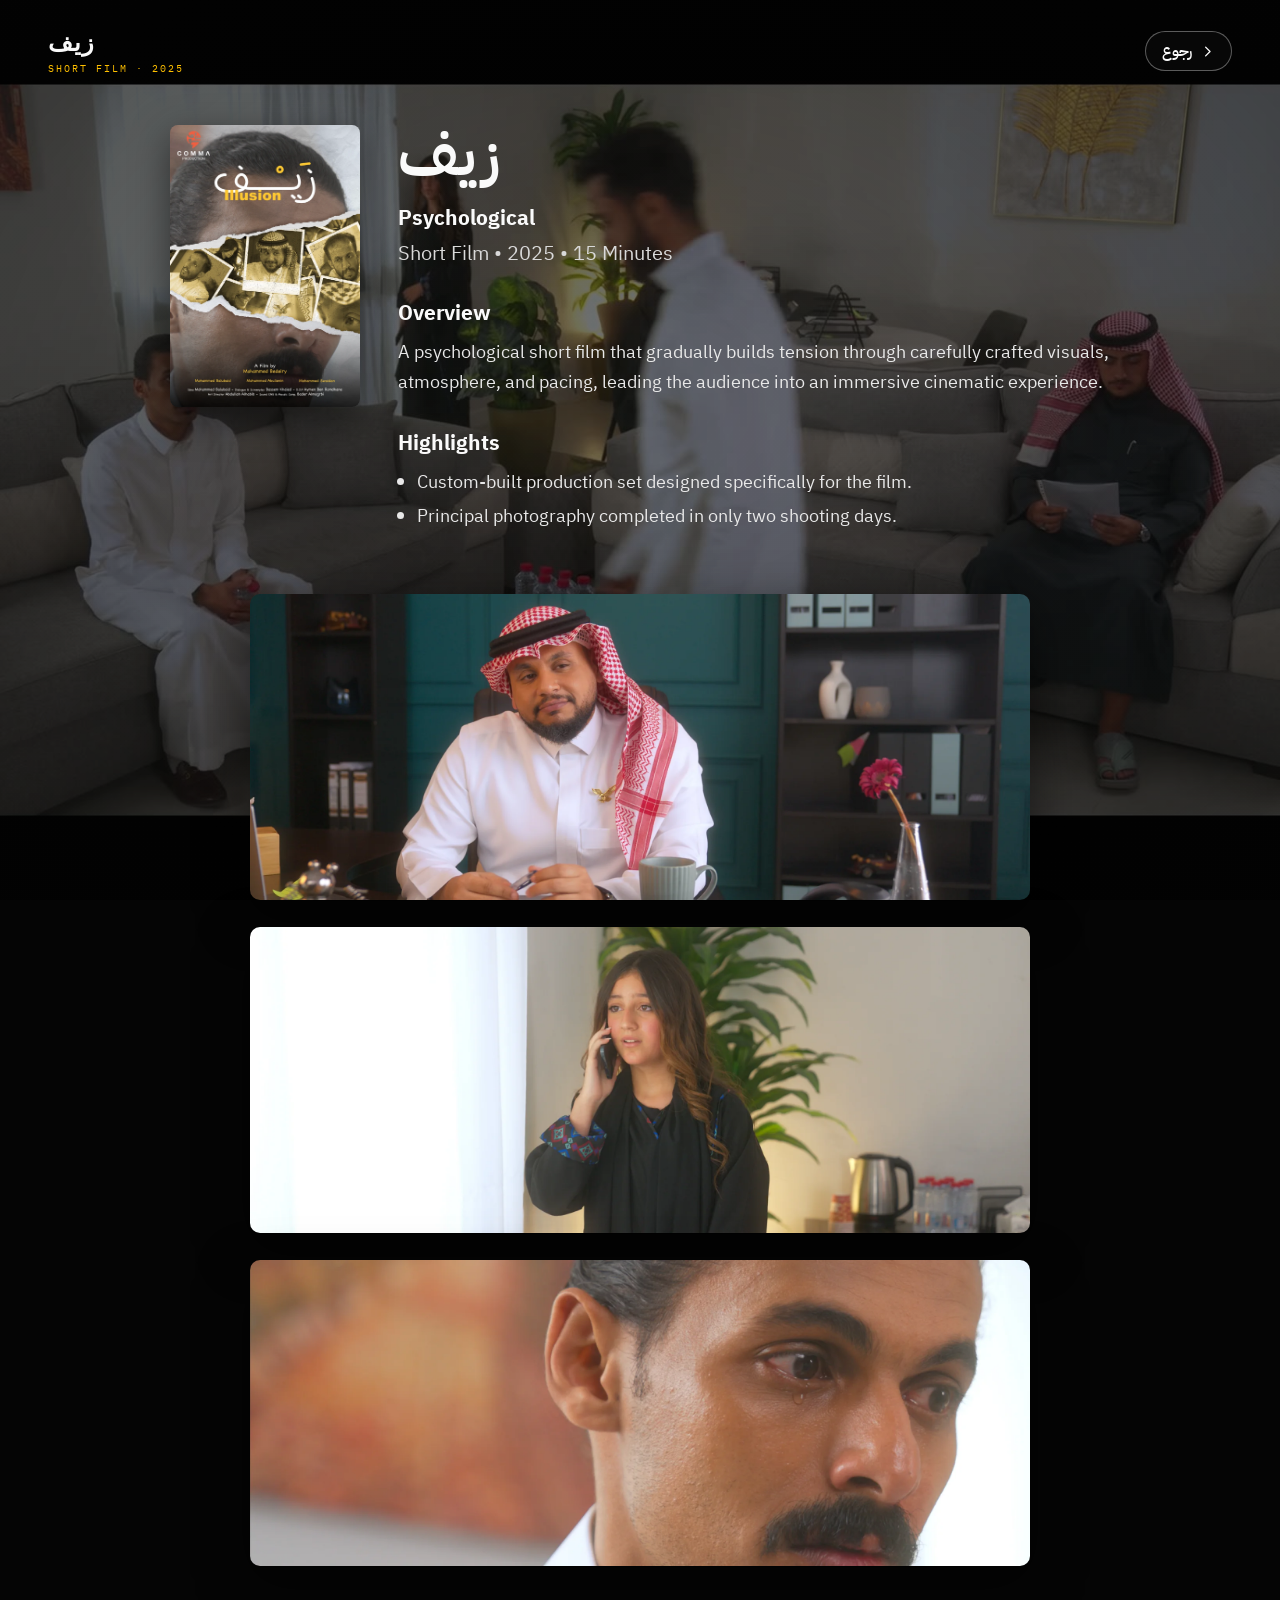
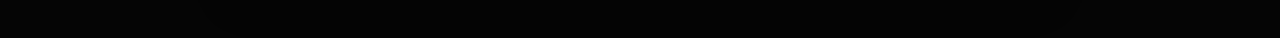
<file: production-1.html>
<!DOCTYPE html>
<html lang="ar" dir="rtl">
<head>
  <meta charset="UTF-8">
  <meta name="viewport" content="width=device-width, initial-scale=1.0, viewport-fit=cover">

  <!-- Google Analytics (GA4) -->
  <script async src="https://www.googletagmanager.com/gtag/js?id=G-YYYLGQCRVL"></script>
  <script>
    window.dataLayer = window.dataLayer || [];
    function gtag(){dataLayer.push(arguments);}
    gtag('js', new Date());
    gtag('config', 'G-YYYLGQCRVL');
  </script>

  <title>زيف — M7MD BEDEIRY</title>
  <meta name="description" content="زيف — فيلم قصير نفسي · إخراج M7MD BEDEIRY.">

  <!-- Open Graph / WhatsApp preview -->
  <meta property="og:title" content="M7MD BEDEIRY — Filmmaker">
  <meta property="og:image" content="https://m7mdbedeiry.com/%D8%A7%D9%84%D8%B5%D9%81%D8%AD%D8%A9%20%D8%A7%D9%84%D8%A7%D8%AE%D9%8A%D8%B1%D9%87.jpeg?v=2">
  <meta property="og:url" content="https://m7mdbedeiry.com/">
  <link rel="icon" href="data:image/svg+xml,%3Csvg xmlns='http://www.w3.org/2000/svg' viewBox='0 0 64 64'%3E%3Crect width='64' height='64' fill='%23050505'/%3E%3Ctext x='32' y='42' font-family='Arial Black, Arial' font-size='26' font-weight='900' fill='%23FAFAFA' text-anchor='middle'%3EM7%3C/text%3E%3C/svg%3E">
  <link rel="preconnect" href="https://fonts.googleapis.com">
  <link rel="preconnect" href="https://fonts.gstatic.com" crossorigin>
  <link href="https://fonts.googleapis.com/css2?family=Archivo:wdth,wght@62..125,100..900&family=IBM+Plex+Mono:wght@400;500&family=IBM+Plex+Sans+Arabic:wght@400;600;700&display=swap" rel="stylesheet">
  <link rel="stylesheet" href="assets/style.css">
</head>
<body>

  <div class="proddetail">

    <!-- خلفية فيديو تملأ الصفحة -->
    <video class="proddetail__bg" src="فيديو عرض/1/web/video.mp4" poster="فيديو عرض/1/web/video-poster.jpg" autoplay muted loop playsinline preload="auto" aria-hidden="true"></video>
    <div class="proddetail__scrim" aria-hidden="true"></div>

    <!-- شريط علوي: رجوع + اسم المشروع -->
    <header class="proddetail__bar">
      <a class="proddetail__back" href="index.html#prod" aria-label="رجوع للرئيسية">
        <svg viewBox="0 0 24 24" fill="none" aria-hidden="true"><path d="M9 5l7 7-7 7" stroke="currentColor" stroke-width="2.2" stroke-linecap="round" stroke-linejoin="round"/></svg>
        <span>رجوع</span>
      </a>
      <p class="proddetail__meta"><span class="proddetail__name">زيف</span><span class="proddetail__sub">SHORT FILM · 2025</span></p>
    </header>

    <!-- معلومات المشروع -->
    <article class="pinfo">
      <img class="pinfo__poster" src="فيديو عرض/1/web/cover.webp" alt="بوستر فيلم زيف" decoding="async">
      <div class="pinfo__text">
        <h1 class="pinfo__title">زيف</h1>
        <p class="pinfo__genre">Psychological</p>
        <p class="pinfo__metaline">Short Film • 2025 • 15 Minutes</p>

        <h2 class="pinfo__h">Overview</h2>
        <p class="pinfo__p">A psychological short film that gradually builds tension through carefully crafted visuals, atmosphere, and pacing, leading the audience into an immersive cinematic experience.</p>

        <h2 class="pinfo__h">Highlights</h2>
        <ul class="pinfo__list">
          <li>Custom-built production set designed specifically for the film.</li>
          <li>Principal photography completed in only two shooting days.</li>
        </ul>
      </div>
    </article>

    <!-- الصور العرضية الثلاث -->
    <div class="stills">
      <img class="still" src="فيديو عرض/1/web/still-1.webp" alt="لقطة من فيلم زيف" decoding="async">
      <img class="still" src="فيديو عرض/1/web/still-2.webp" alt="لقطة من فيلم زيف" decoding="async">
      <img class="still" src="فيديو عرض/1/web/still-3.webp" alt="لقطة من فيلم زيف" decoding="async">
    </div>

  </div>

  <script>
    (function () {
      var v = document.querySelector(".proddetail__bg");
      if (!v) return;
      function play() { var p = v.play(); if (p && p.catch) p.catch(function () {}); }
      play();
      document.addEventListener("visibilitychange", function () { if (!document.hidden && v.paused) play(); });
      ["touchstart", "click"].forEach(function (e) {
        document.addEventListener(e, function once() { if (v.paused) play(); document.removeEventListener(e, once); }, { passive: true });
      });
    })();
  </script>
</body>
</html>
</file>
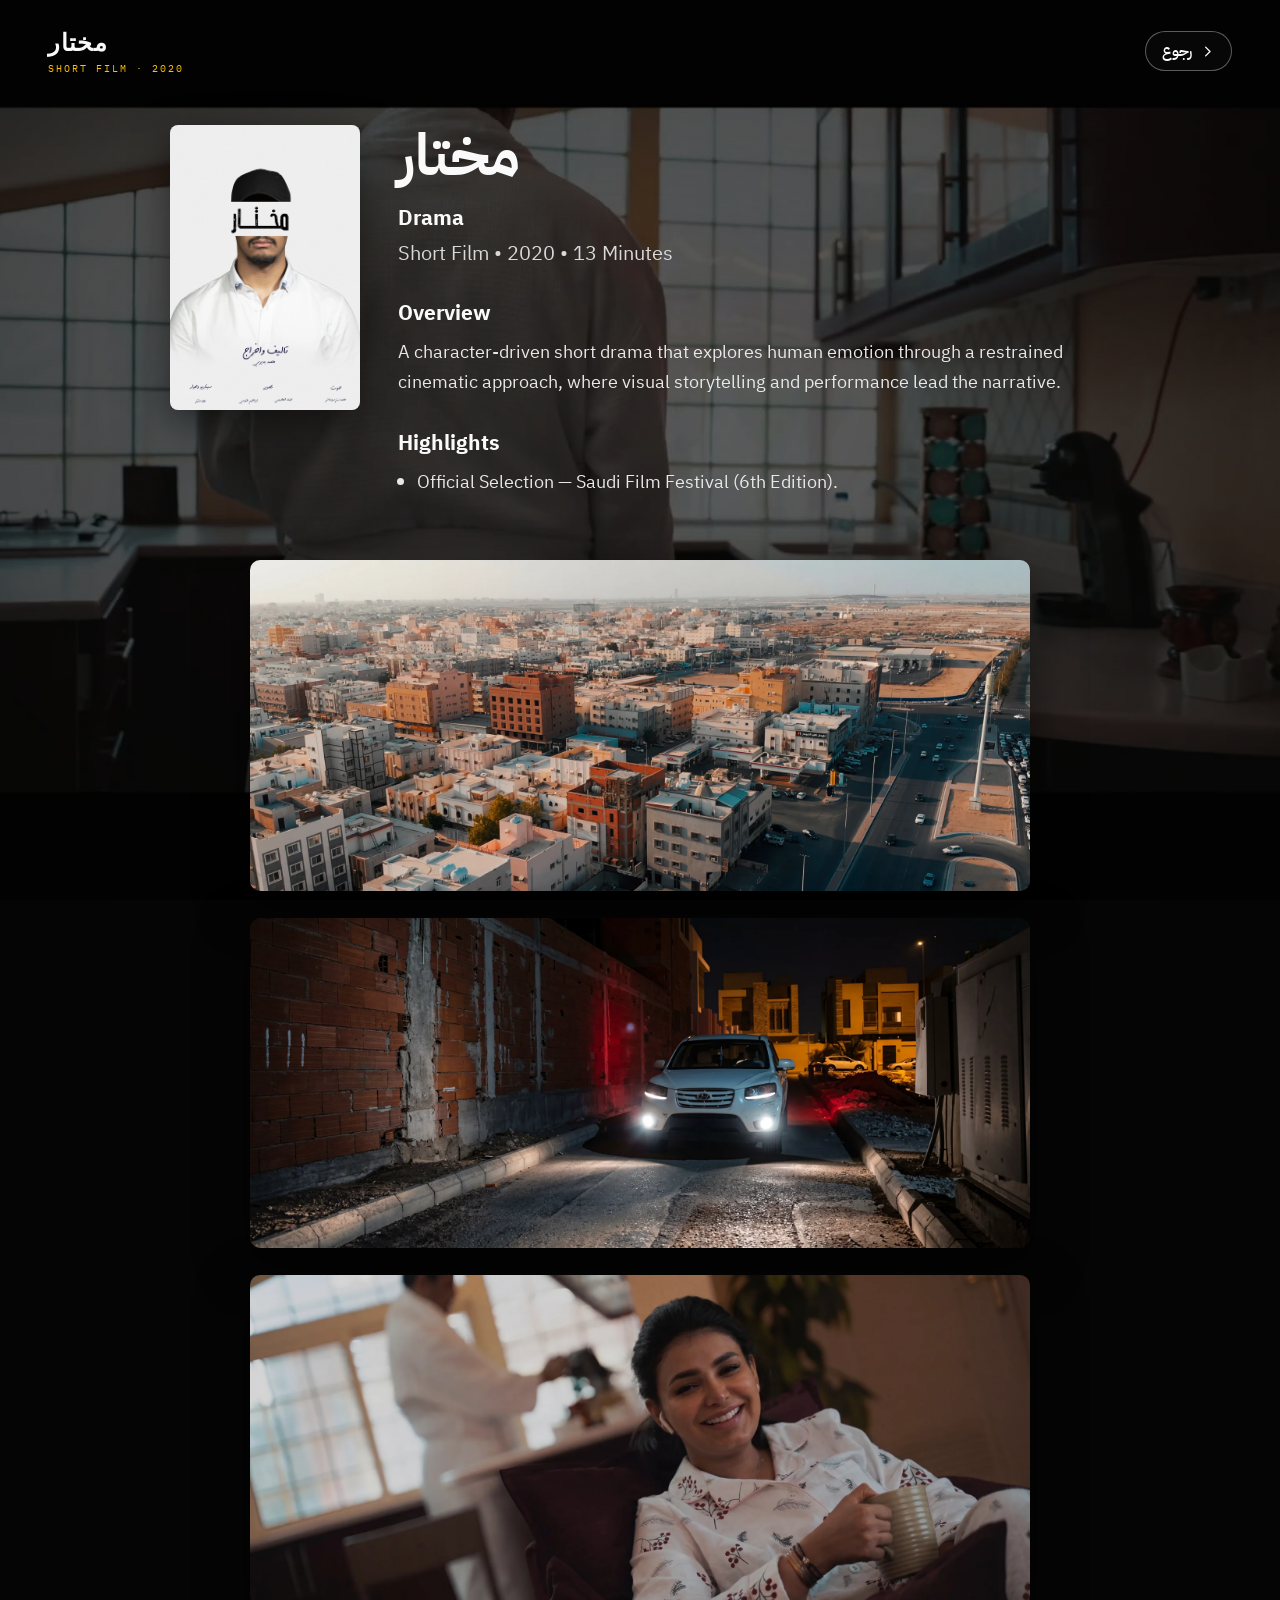
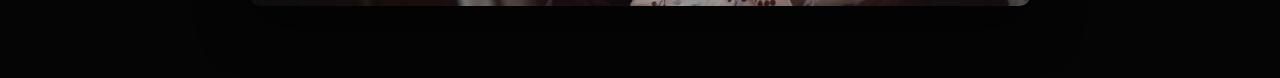
<file: production-2.html>
<!DOCTYPE html>
<html lang="ar" dir="rtl">
<head>
  <meta charset="UTF-8">
  <meta name="viewport" content="width=device-width, initial-scale=1.0, viewport-fit=cover">

  <!-- Google Analytics (GA4) -->
  <script async src="https://www.googletagmanager.com/gtag/js?id=G-YYYLGQCRVL"></script>
  <script>
    window.dataLayer = window.dataLayer || [];
    function gtag(){dataLayer.push(arguments);}
    gtag('js', new Date());
    gtag('config', 'G-YYYLGQCRVL');
  </script>

  <title>مختار — M7MD BEDEIRY</title>
  <meta name="description" content="مختار — فيلم قصير درامي · إخراج M7MD BEDEIRY.">

  <!-- Open Graph / WhatsApp preview -->
  <meta property="og:title" content="M7MD BEDEIRY — Filmmaker">
  <meta property="og:image" content="https://m7mdbedeiry.com/%D8%A7%D9%84%D8%B5%D9%81%D8%AD%D8%A9%20%D8%A7%D9%84%D8%A7%D8%AE%D9%8A%D8%B1%D9%87.jpeg?v=2">
  <meta property="og:url" content="https://m7mdbedeiry.com/">
  <link rel="icon" href="data:image/svg+xml,%3Csvg xmlns='http://www.w3.org/2000/svg' viewBox='0 0 64 64'%3E%3Crect width='64' height='64' fill='%23050505'/%3E%3Ctext x='32' y='42' font-family='Arial Black, Arial' font-size='26' font-weight='900' fill='%23FAFAFA' text-anchor='middle'%3EM7%3C/text%3E%3C/svg%3E">
  <link rel="preconnect" href="https://fonts.googleapis.com">
  <link rel="preconnect" href="https://fonts.gstatic.com" crossorigin>
  <link href="https://fonts.googleapis.com/css2?family=Archivo:wdth,wght@62..125,100..900&family=IBM+Plex+Mono:wght@400;500&family=IBM+Plex+Sans+Arabic:wght@400;600;700&display=swap" rel="stylesheet">
  <link rel="stylesheet" href="assets/style.css">
</head>
<body>

  <div class="proddetail">

    <!-- خلفية فيديو تملأ الصفحة -->
    <video class="proddetail__bg" src="فيديو عرض/2/web/video.mp4" poster="فيديو عرض/2/web/video-poster.jpg" autoplay muted loop playsinline preload="auto" aria-hidden="true"></video>
    <div class="proddetail__scrim" aria-hidden="true"></div>

    <!-- شريط علوي: رجوع + اسم المشروع -->
    <header class="proddetail__bar">
      <a class="proddetail__back" href="index.html#prod" aria-label="رجوع للرئيسية">
        <svg viewBox="0 0 24 24" fill="none" aria-hidden="true"><path d="M9 5l7 7-7 7" stroke="currentColor" stroke-width="2.2" stroke-linecap="round" stroke-linejoin="round"/></svg>
        <span>رجوع</span>
      </a>
      <p class="proddetail__meta"><span class="proddetail__name">مختار</span><span class="proddetail__sub">SHORT FILM · 2020</span></p>
    </header>

    <!-- معلومات المشروع -->
    <article class="pinfo">
      <img class="pinfo__poster" src="فيديو عرض/2/web/cover.webp" alt="بوستر فيلم مختار" decoding="async">
      <div class="pinfo__text">
        <h1 class="pinfo__title">مختار</h1>
        <p class="pinfo__genre">Drama</p>
        <p class="pinfo__metaline">Short Film • 2020 • 13 Minutes</p>

        <h2 class="pinfo__h">Overview</h2>
        <p class="pinfo__p">A character-driven short drama that explores human emotion through a restrained cinematic approach, where visual storytelling and performance lead the narrative.</p>

        <h2 class="pinfo__h">Highlights</h2>
        <ul class="pinfo__list">
          <li>Official Selection — Saudi Film Festival (6th Edition).</li>
        </ul>
      </div>
    </article>

    <!-- الصور العرضية الثلاث -->
    <div class="stills">
      <img class="still" src="فيديو عرض/2/web/still-1.webp" alt="لقطة من فيلم مختار" decoding="async">
      <img class="still" src="فيديو عرض/2/web/still-2.webp" alt="لقطة من فيلم مختار" decoding="async">
      <img class="still" src="فيديو عرض/2/web/still-3.webp" alt="لقطة من فيلم مختار" decoding="async">
    </div>

  </div>

  <script>
    (function () {
      var v = document.querySelector(".proddetail__bg");
      if (!v) return;
      function play() { var p = v.play(); if (p && p.catch) p.catch(function () {}); }
      play();
      document.addEventListener("visibilitychange", function () { if (!document.hidden && v.paused) play(); });
      ["touchstart", "click"].forEach(function (e) {
        document.addEventListener(e, function once() { if (v.paused) play(); document.removeEventListener(e, once); }, { passive: true });
      });
    })();
  </script>
</body>
</html>
</file>
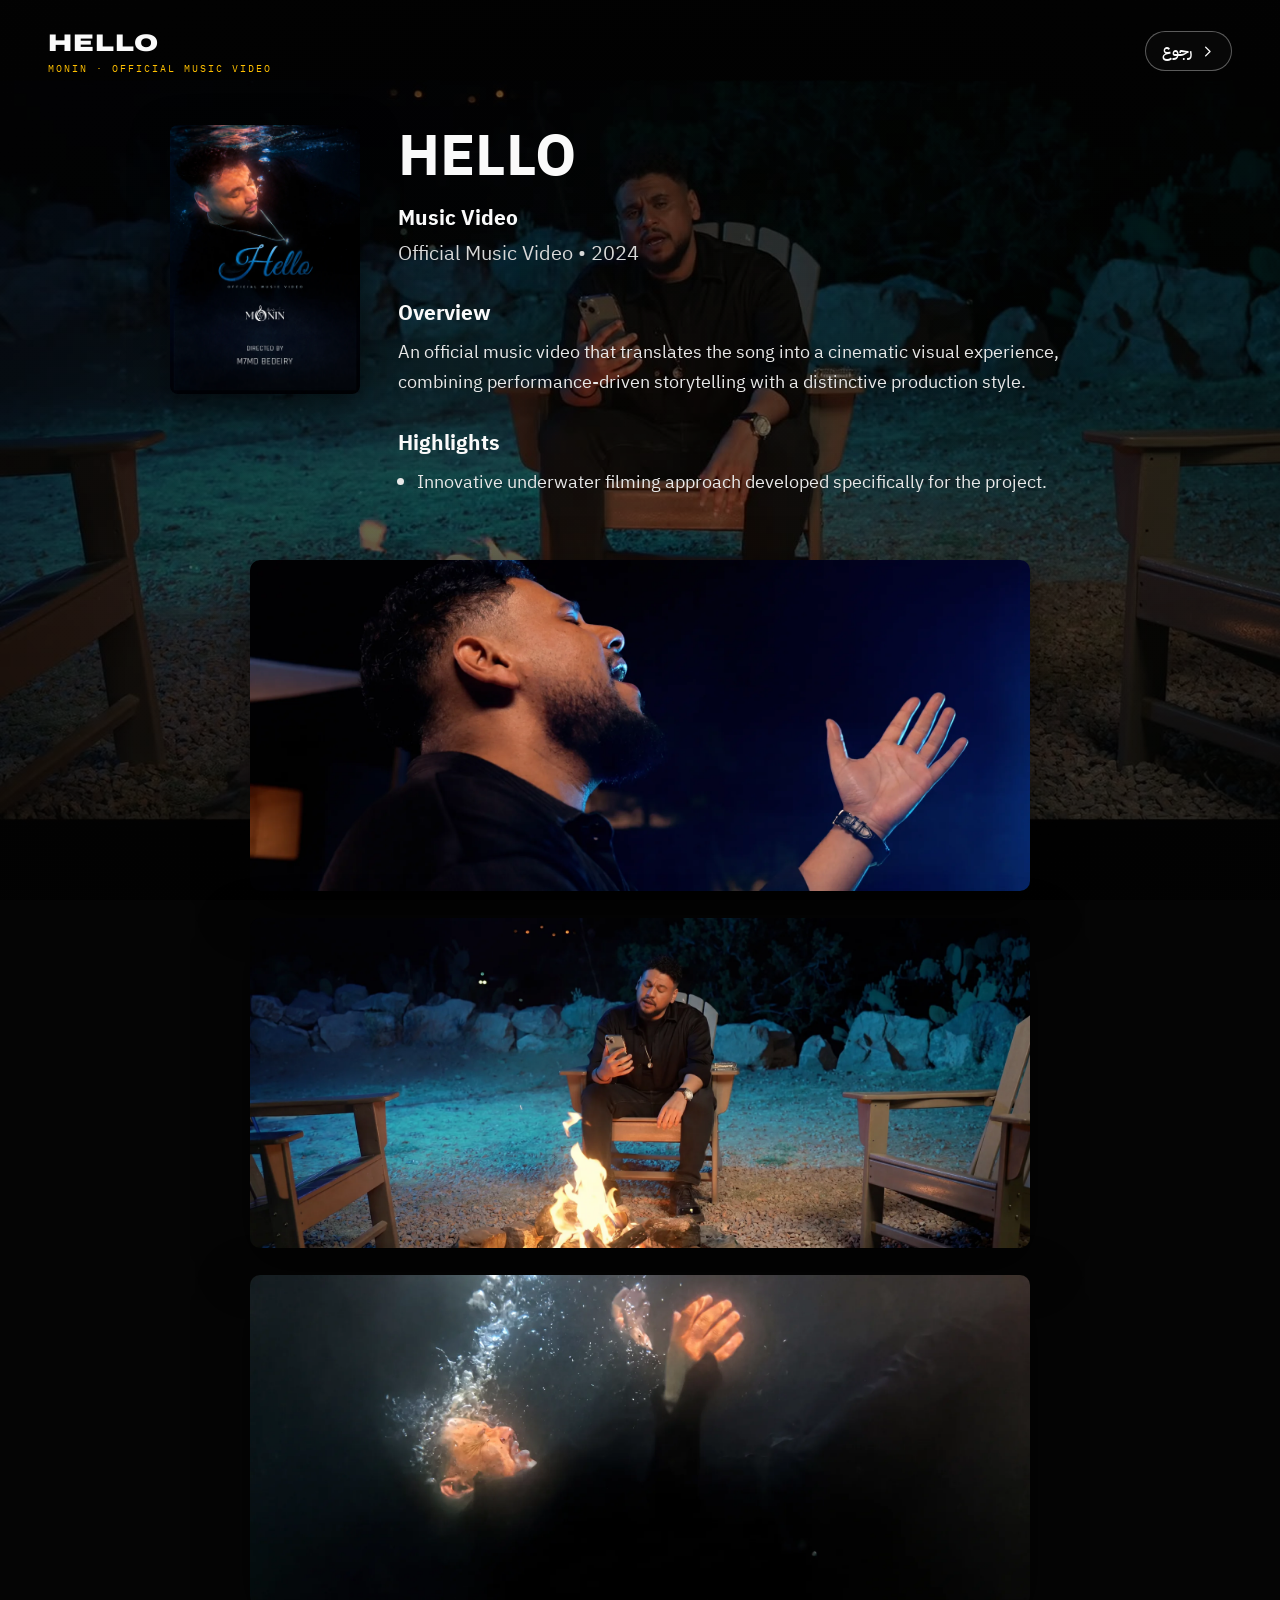
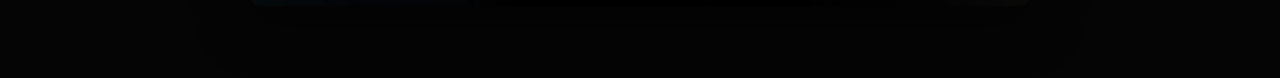
<file: production-4.html>
<!DOCTYPE html>
<html lang="ar" dir="rtl">
<head>
  <meta charset="UTF-8">
  <meta name="viewport" content="width=device-width, initial-scale=1.0, viewport-fit=cover">

  <!-- Google Analytics (GA4) -->
  <script async src="https://www.googletagmanager.com/gtag/js?id=G-YYYLGQCRVL"></script>
  <script>
    window.dataLayer = window.dataLayer || [];
    function gtag(){dataLayer.push(arguments);}
    gtag('js', new Date());
    gtag('config', 'G-YYYLGQCRVL');
  </script>

  <title>Hello — M7MD BEDEIRY</title>
  <meta name="description" content="Hello — Official Music Video · MONIN · إخراج M7MD BEDEIRY.">

  <!-- Open Graph / WhatsApp preview -->
  <meta property="og:title" content="M7MD BEDEIRY — Filmmaker">
  <meta property="og:image" content="https://m7mdbedeiry.com/%D8%A7%D9%84%D8%B5%D9%81%D8%AD%D8%A9%20%D8%A7%D9%84%D8%A7%D8%AE%D9%8A%D8%B1%D9%87.jpeg?v=2">
  <meta property="og:url" content="https://m7mdbedeiry.com/">
  <link rel="icon" href="data:image/svg+xml,%3Csvg xmlns='http://www.w3.org/2000/svg' viewBox='0 0 64 64'%3E%3Crect width='64' height='64' fill='%23050505'/%3E%3Ctext x='32' y='42' font-family='Arial Black, Arial' font-size='26' font-weight='900' fill='%23FAFAFA' text-anchor='middle'%3EM7%3C/text%3E%3C/svg%3E">
  <link rel="preconnect" href="https://fonts.googleapis.com">
  <link rel="preconnect" href="https://fonts.gstatic.com" crossorigin>
  <link href="https://fonts.googleapis.com/css2?family=Archivo:wdth,wght@62..125,100..900&family=IBM+Plex+Mono:wght@400;500&family=IBM+Plex+Sans+Arabic:wght@400;600&display=swap" rel="stylesheet">
  <link rel="stylesheet" href="assets/style.css">
</head>
<body>

  <div class="proddetail">

    <!-- خلفية فيديو تملأ الصفحة (معتمة ومموّهة) -->
    <video class="proddetail__bg" src="فيديو عرض/4/web/video.mp4" poster="فيديو عرض/4/web/video-poster.jpg" autoplay muted loop playsinline preload="auto" aria-hidden="true"></video>
    <div class="proddetail__scrim" aria-hidden="true"></div>

    <!-- شريط علوي: رجوع + اسم المشروع -->
    <header class="proddetail__bar">
      <a class="proddetail__back" href="index.html#prod" aria-label="رجوع للرئيسية">
        <svg viewBox="0 0 24 24" fill="none" aria-hidden="true"><path d="M9 5l7 7-7 7" stroke="currentColor" stroke-width="2.2" stroke-linecap="round" stroke-linejoin="round"/></svg>
        <span>رجوع</span>
      </a>
      <p class="proddetail__meta"><span class="proddetail__name">HELLO</span><span class="proddetail__sub">MONIN · OFFICIAL MUSIC VIDEO</span></p>
    </header>

    <!-- معلومات المشروع -->
    <article class="pinfo">
      <img class="pinfo__poster" src="فيديو عرض/4/web/cover.webp" alt="بوستر كليب Hello" decoding="async">
      <div class="pinfo__text">
        <h1 class="pinfo__title">HELLO</h1>
        <p class="pinfo__genre">Music Video</p>
        <p class="pinfo__metaline">Official Music Video • 2024</p>

        <h2 class="pinfo__h">Overview</h2>
        <p class="pinfo__p">An official music video that translates the song into a cinematic visual experience, combining performance-driven storytelling with a distinctive production style.</p>

        <h2 class="pinfo__h">Highlights</h2>
        <ul class="pinfo__list">
          <li>Innovative underwater filming approach developed specifically for the project.</li>
        </ul>
      </div>
    </article>

    <!-- الصور العرضية الثلاث فوق بعض -->
    <div class="stills">
      <img class="still" src="فيديو عرض/4/web/still-1.webp" alt="لقطة من كليب Hello" decoding="async">
      <img class="still" src="فيديو عرض/4/web/still-2.webp" alt="لقطة من كليب Hello" decoding="async">
      <img class="still" src="فيديو عرض/4/web/still-3.webp" alt="لقطة من كليب Hello" decoding="async">
    </div>

  </div>

  <script>
    // ضمان تشغيل خلفية الفيديو حتى مع سياسات التشغيل التلقائي
    (function () {
      var v = document.querySelector(".proddetail__bg");
      if (!v) return;
      function play() { var p = v.play(); if (p && p.catch) p.catch(function () {}); }
      play();
      document.addEventListener("visibilitychange", function () { if (!document.hidden && v.paused) play(); });
      ["touchstart", "click"].forEach(function (e) {
        document.addEventListener(e, function once() { if (v.paused) play(); document.removeEventListener(e, once); }, { passive: true });
      });
    })();
  </script>
</body>
</html>
</file>
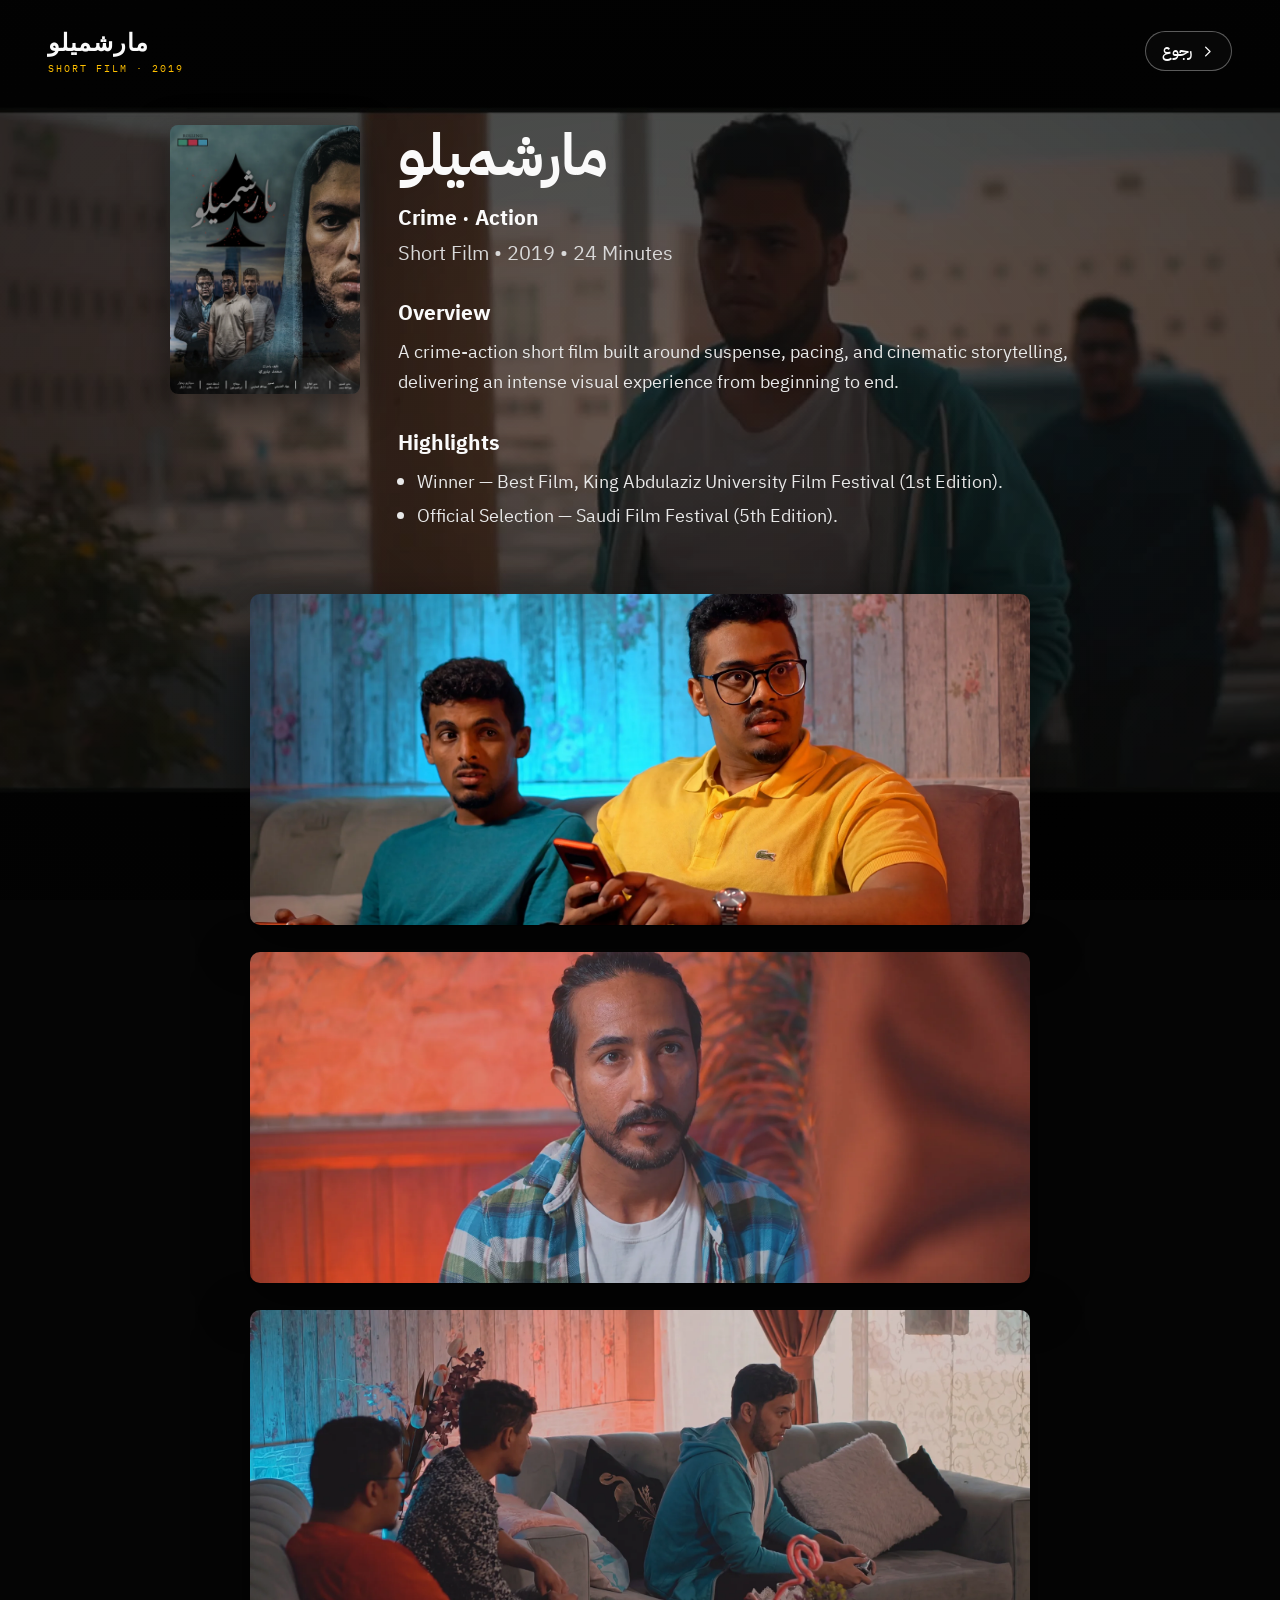
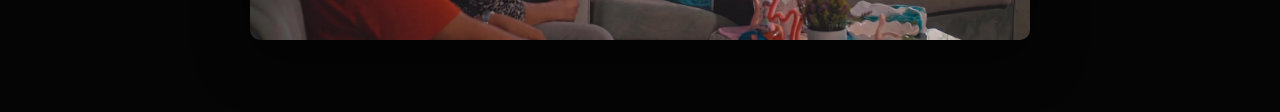
<file: production-5.html>
<!DOCTYPE html>
<html lang="ar" dir="rtl">
<head>
  <meta charset="UTF-8">
  <meta name="viewport" content="width=device-width, initial-scale=1.0, viewport-fit=cover">

  <!-- Google Analytics (GA4) -->
  <script async src="https://www.googletagmanager.com/gtag/js?id=G-YYYLGQCRVL"></script>
  <script>
    window.dataLayer = window.dataLayer || [];
    function gtag(){dataLayer.push(arguments);}
    gtag('js', new Date());
    gtag('config', 'G-YYYLGQCRVL');
  </script>

  <title>مارشميلو — M7MD BEDEIRY</title>
  <meta name="description" content="مارشميلو — فيلم قصير جريمة وأكشن · إخراج M7MD BEDEIRY.">

  <!-- Open Graph / WhatsApp preview -->
  <meta property="og:title" content="M7MD BEDEIRY — Filmmaker">
  <meta property="og:image" content="https://m7mdbedeiry.com/%D8%A7%D9%84%D8%B5%D9%81%D8%AD%D8%A9%20%D8%A7%D9%84%D8%A7%D8%AE%D9%8A%D8%B1%D9%87.jpeg?v=2">
  <meta property="og:url" content="https://m7mdbedeiry.com/">
  <link rel="icon" href="data:image/svg+xml,%3Csvg xmlns='http://www.w3.org/2000/svg' viewBox='0 0 64 64'%3E%3Crect width='64' height='64' fill='%23050505'/%3E%3Ctext x='32' y='42' font-family='Arial Black, Arial' font-size='26' font-weight='900' fill='%23FAFAFA' text-anchor='middle'%3EM7%3C/text%3E%3C/svg%3E">
  <link rel="preconnect" href="https://fonts.googleapis.com">
  <link rel="preconnect" href="https://fonts.gstatic.com" crossorigin>
  <link href="https://fonts.googleapis.com/css2?family=Archivo:wdth,wght@62..125,100..900&family=IBM+Plex+Mono:wght@400;500&family=IBM+Plex+Sans+Arabic:wght@400;600;700&display=swap" rel="stylesheet">
  <link rel="stylesheet" href="assets/style.css">
</head>
<body>

  <div class="proddetail">

    <!-- خلفية فيديو تملأ الصفحة -->
    <video class="proddetail__bg" src="فيديو عرض/5/web/video.mp4" poster="فيديو عرض/5/web/video-poster.jpg" autoplay muted loop playsinline preload="auto" aria-hidden="true"></video>
    <div class="proddetail__scrim" aria-hidden="true"></div>

    <!-- شريط علوي: رجوع + اسم المشروع -->
    <header class="proddetail__bar">
      <a class="proddetail__back" href="index.html#prod" aria-label="رجوع للرئيسية">
        <svg viewBox="0 0 24 24" fill="none" aria-hidden="true"><path d="M9 5l7 7-7 7" stroke="currentColor" stroke-width="2.2" stroke-linecap="round" stroke-linejoin="round"/></svg>
        <span>رجوع</span>
      </a>
      <p class="proddetail__meta"><span class="proddetail__name">مارشميلو</span><span class="proddetail__sub">SHORT FILM · 2019</span></p>
    </header>

    <!-- معلومات المشروع -->
    <article class="pinfo">
      <img class="pinfo__poster" src="فيديو عرض/5/web/cover.webp" alt="بوستر فيلم مارشميلو" decoding="async">
      <div class="pinfo__text">
        <h1 class="pinfo__title">مارشميلو</h1>
        <p class="pinfo__genre">Crime · Action</p>
        <p class="pinfo__metaline">Short Film • 2019 • 24 Minutes</p>

        <h2 class="pinfo__h">Overview</h2>
        <p class="pinfo__p">A crime-action short film built around suspense, pacing, and cinematic storytelling, delivering an intense visual experience from beginning to end.</p>

        <h2 class="pinfo__h">Highlights</h2>
        <ul class="pinfo__list">
          <li>Winner — Best Film, King Abdulaziz University Film Festival (1st Edition).</li>
          <li>Official Selection — Saudi Film Festival (5th Edition).</li>
        </ul>
      </div>
    </article>

    <!-- الصور العرضية الثلاث -->
    <div class="stills">
      <img class="still" src="فيديو عرض/5/web/still-1.webp" alt="لقطة من فيلم مارشميلو" decoding="async">
      <img class="still" src="فيديو عرض/5/web/still-2.webp" alt="لقطة من فيلم مارشميلو" decoding="async">
      <img class="still" src="فيديو عرض/5/web/still-3.webp" alt="لقطة من فيلم مارشميلو" decoding="async">
    </div>

  </div>

  <script>
    (function () {
      var v = document.querySelector(".proddetail__bg");
      if (!v) return;
      function play() { var p = v.play(); if (p && p.catch) p.catch(function () {}); }
      play();
      document.addEventListener("visibilitychange", function () { if (!document.hidden && v.paused) play(); });
      ["touchstart", "click"].forEach(function (e) {
        document.addEventListener(e, function once() { if (v.paused) play(); document.removeEventListener(e, once); }, { passive: true });
      });
    })();
  </script>
</body>
</html>
</file>
<file: assets/style.css>
/* ===================================================
   M7MD BEDEIRY — Filmmaker
   Palette: black & white only (client requirement)
   =================================================== */

:root {
  --ink:        #050505;   /* letterbox bars / page base */
  --paper:      #FAFAFA;   /* headline white */
  --paper-dim:  #D9D9D9;   /* tagline */
  --paper-mute: rgba(250, 250, 250, 0.55); /* bar microtext */
  --hairline:   rgba(250, 250, 250, 0.35);
  --accent:     #ffc000;   /* اللون الذهبي للعناوين الإنجليزية الصغيرة (طلب العميل) */

  --bar-h: clamp(44px, 7vh, 72px);

  --font-display: "Archivo", "Arial Black", sans-serif;
  --font-mono: "IBM Plex Mono", "Courier New", monospace;

  --ease-out: cubic-bezier(0.16, 1, 0.3, 1);
}

* { margin: 0; padding: 0; box-sizing: border-box; }

html { scroll-behavior: smooth; }

html {
  background: var(--ink);
}

body {
  background: var(--ink);
  color: var(--paper);
  overflow-x: hidden;
}

/* ---------- الإطار السينمائي ---------- */

.frame {
  display: flex;
  flex-direction: column;
  height: 100vh;   /* fallback */
  height: 100svh;
  min-height: 480px;
}

/* ---------- أشرطة الليترbox ---------- */

.bar {
  height: var(--bar-h);
  flex: 0 0 var(--bar-h);
  background: var(--ink);
  display: flex;
  align-items: center;
  justify-content: space-between;
  padding-inline: clamp(16px, 3vw, 40px);
  z-index: 3;
}

.bar__text {
  font-family: var(--font-mono);
  font-size: clamp(9px, 1.1vw, 11px);
  font-weight: 500;
  letter-spacing: 0.22em;
  text-transform: uppercase;
  color: var(--paper-mute);
  white-space: nowrap;
}

.bar__link {
  text-decoration: none;
  transition: color 0.25s ease;
}

.bar__link:hover { color: var(--paper); }

.bar__text--ar {
  font-family: "IBM Plex Sans Arabic", sans-serif;
  letter-spacing: 0;
  font-size: clamp(11px, 1.2vw, 13px);
}

.bar--top    { animation: bar-in-top    0.9s var(--ease-out) both; }
.bar--bottom { animation: bar-in-bottom 0.9s var(--ease-out) both; }

@keyframes bar-in-top    { from { transform: translateY(-100%); } to { transform: translateY(0); } }
@keyframes bar-in-bottom { from { transform: translateY(100%);  } to { transform: translateY(0); } }

/* ---------- شاشة العرض ---------- */

.screen {
  position: relative;
  flex: 1 1 auto;
  min-height: 0;
  overflow: hidden;
  background: var(--ink) url("../فيديو/poster.jpg") center / cover no-repeat;
}

.screen__video {
  position: absolute;
  inset: 0;
  width: 100%;
  height: 100%;
  object-fit: cover;
}

/* طبقة سوداء خفيفة فوق الفيديو (طلب العميل) — أغمق ناحية اليمين حيث النص */
.screen__scrim {
  position: absolute;
  inset: 0;
  background: linear-gradient(to right,
    rgba(5, 5, 5, 0.30) 0%,
    rgba(5, 5, 5, 0.40) 55%,
    rgba(5, 5, 5, 0.62) 100%);
  z-index: 1;
}

/* ---------- الاسم والوصف ---------- */

.title {
  position: absolute;
  inset: 0;
  z-index: 2;
  display: flex;
  flex-direction: column;
  align-items: flex-end; /* الاسم والوصف على اليمين */
  justify-content: center;
  text-align: right;
  padding-inline: clamp(16px, 5vw, 80px);
}

.title__name {
  font-family: var(--font-display);
  font-weight: 900;
  font-stretch: 125%;
  font-size: clamp(1.9rem, 5vw, 4.25rem);
  line-height: 0.95;
  letter-spacing: 0.01em;
  text-transform: uppercase;
  color: var(--paper);
  animation: rise 1s var(--ease-out) 0.35s both;
}

.title__role {
  font-family: var(--font-mono);
  font-size: clamp(11px, 1.3vw, 14px);
  font-weight: 400;
  letter-spacing: 0.55em;
  margin-right: -0.55em; /* يعوّض فراغ التباعد بعد آخر حرف ليستقيم مع حافة الاسم */
  text-transform: uppercase;
  color: var(--accent);
  margin-top: clamp(14px, 2.5vh, 26px);
  display: flex;
  align-items: center;
  justify-content: flex-end;
  gap: clamp(12px, 2vw, 20px);
  animation: rise 1s var(--ease-out) 0.6s both;
}

/* خط رفيع قبل كلمة FILMMAKER */
.title__role::before {
  content: "";
  display: block;
  width: clamp(26px, 4vw, 44px);
  height: 1px;
  background: var(--hairline);
}

@keyframes rise {
  from { opacity: 0; transform: translateY(22px); }
  to   { opacity: 1; transform: translateY(0); }
}

/* ---------- قسم العملاء ---------- */

.clients {
  background: var(--ink);
  color: var(--paper);
  padding-top: clamp(64px, 10vh, 110px);
  overflow: hidden;
}

.clients__head {
  text-align: right;
  padding-inline: clamp(16px, 5vw, 80px);
}

.clients__eyebrow {
  font-family: var(--font-mono);
  font-size: clamp(10px, 1.1vw, 12px);
  font-weight: 500;
  letter-spacing: 0.22em;
  text-transform: uppercase;
  color: var(--accent);
}

.clients__title {
  font-family: "IBM Plex Sans Arabic", var(--font-display);
  font-weight: 600;
  font-size: clamp(1.35rem, 3vw, 2.25rem);
  margin-top: 10px;
}

/* ---------- عجلة اللوجوهات ----------
   اللوجوهات موزعة على محيط دائرة ضخمة مركزها أسفل الشاشة،
   والدوّار يلف فتمر اللوجوهات بقوس مثل عجلة السينما */

.wheel {
  --logo-w: clamp(64px, 11vw, 140px);
  position: relative;
  direction: ltr;
  height: clamp(240px, 34vw, 400px);
  margin-top: clamp(20px, 4vh, 48px);
}

.wheel__rotor {
  position: absolute;
  left: 50%;
  top: var(--rotor-top, 800px); /* يضبطه الجافاسكربت */
  width: 0;
  height: 0;
  will-change: transform;
}

.wheel__item {
  position: absolute;
  left: 0;
  top: 0;
  width: var(--logo-w);
  height: calc(var(--logo-w) * 0.7);
  margin-left: calc(var(--logo-w) / -2);
  margin-top: calc(var(--logo-w) * -0.35);
  display: flex;
  align-items: center;
  justify-content: center;
}

.wheel__item {
  cursor: pointer;
}

.wheel__item img {
  max-width: 100%;
  max-height: 100%;
  /* اللوجوهات بألوانها الأصلية كما رفعها العميل */
  opacity: 0.9;
  transition: opacity 0.35s ease, transform 0.35s ease;
  -webkit-user-drag: none;
  user-select: none;
}

/* عند الوقوف على لوجو: تخفت البقية فقط، والمحدد يتوضح مع تكبير بسيط جداً */
.wheel:has(.wheel__item:hover) .wheel__item:not(:hover) img { opacity: 0.25; }
.wheel .wheel__item:hover img { opacity: 1; transform: scale(1.06); }

/* ---------- قسم الأعمال: كاروسيل كل الريلز ---------- */

.works {
  background: var(--ink);
  color: var(--paper);
  padding-top: clamp(72px, 12vh, 130px);
  padding-bottom: clamp(48px, 8vh, 90px);
  overflow: hidden;
}

.works__head {
  text-align: right;
  padding-inline: clamp(16px, 5vw, 80px);
}

.works__eyebrow {
  font-family: var(--font-mono);
  font-size: clamp(10px, 1.1vw, 12px);
  font-weight: 500;
  letter-spacing: 0.22em;
  text-transform: uppercase;
  color: var(--accent);
}

.works__title {
  font-family: "IBM Plex Sans Arabic", var(--font-display);
  font-weight: 600;
  font-size: clamp(1.35rem, 3vw, 2.25rem);
  margin-top: 10px;
}

.works .stage {
  height: clamp(420px, 64vh, 620px);
  margin-top: clamp(20px, 4vh, 44px);
}

/* ---------- مشغل الفيديو (Lightbox) ---------- */

.lightbox {
  position: fixed;
  inset: 0;
  z-index: 100;
  background: rgba(0, 0, 0, 0.92);
  display: flex;
  align-items: center;
  justify-content: center;
  padding: clamp(12px, 3vw, 40px);
}

.lightbox[hidden] { display: none; }

.lightbox__video {
  max-width: min(92vw, 480px);
  max-height: 88vh;
  border-radius: 14px;
  background: #000;
  outline: none;
}

.lightbox__close {
  position: absolute;
  top: clamp(10px, 2vw, 24px);
  inset-inline-end: clamp(14px, 2.5vw, 28px);
  width: 44px;
  height: 44px;
  border-radius: 50%;
  border: 1px solid var(--hairline);
  background: rgba(20, 20, 20, 0.7);
  color: var(--paper);
  font-size: 26px;
  line-height: 1;
  cursor: pointer;
  z-index: 2;
  transition: background 0.25s ease, color 0.25s ease;
}

.lightbox__close:hover { background: var(--accent); color: var(--ink); }

/* ---------- الكاروسيل المتداخل ---------- */

.stage {
  position: relative;
  perspective: 1400px;
}

.stage__card {
  position: absolute;
  left: 50%;
  top: 50%;
  width: var(--card-w, 280px);
  aspect-ratio: 9 / 16;
  margin-left: calc(var(--card-w, 280px) / -2);
  transform: translateY(-50%);
  border-radius: 18px;
  cursor: pointer;
  transition: transform 0.55s cubic-bezier(0.22, 1, 0.36, 1), opacity 0.4s ease;
}

.stage__inner {
  width: 100%;
  height: 100%;
  border-radius: 18px;
  overflow: hidden;
  background: #111;
  box-shadow: 0 18px 60px rgba(0, 0, 0, 0.55);
  transition: transform 0.35s ease;
}

.stage__inner video {
  width: 100%;
  height: 100%;
  object-fit: cover;
  display: block;
}

.stage__card:hover .stage__inner { transform: scale(1.05); }

/* أسهم التنقل يمين ويسار */
.nav-arrow {
  position: absolute;
  top: 50%;
  transform: translateY(-50%);
  z-index: 80;
  width: clamp(44px, 5vw, 58px);
  height: clamp(44px, 5vw, 58px);
  border-radius: 50%;
  border: 1px solid var(--hairline);
  background: rgba(15, 15, 15, 0.72);
  color: var(--paper);
  cursor: pointer;
  display: flex;
  align-items: center;
  justify-content: center;
  transition: background 0.25s ease, color 0.25s ease, border-color 0.25s ease;
}

.nav-arrow svg { width: 42%; height: 42%; }

.nav-arrow:hover { background: var(--accent); color: var(--ink); border-color: var(--accent); }

.nav-arrow--right { right: clamp(10px, 2vw, 28px); }
.nav-arrow--left  { left:  clamp(10px, 2vw, 28px); }

/* ---------- قسم الصور: شريط طولي متحرك تلقائيًا ---------- */

.photos {
  background: var(--ink);
  color: var(--paper);
  min-height: 100vh;
  min-height: 100svh;
  display: flex;
  flex-direction: column;
  justify-content: center;
  padding-block: clamp(48px, 8vh, 96px);
  overflow: hidden;
}

.photos__head {
  text-align: right;
  padding-inline: clamp(16px, 5vw, 80px);
  margin-bottom: clamp(24px, 4vh, 44px);
}

.photos__eyebrow {
  font-family: var(--font-mono);
  font-size: clamp(10px, 1.1vw, 12px);
  font-weight: 500;
  letter-spacing: 0.22em;
  text-transform: uppercase;
  color: var(--accent);
}

.photos__title {
  font-family: "IBM Plex Sans Arabic", var(--font-display);
  font-weight: 600;
  font-size: clamp(1.35rem, 3vw, 2.25rem);
  margin-top: 10px;
}

.strip {
  position: relative;
  overflow: hidden;
  /* ارتفاع الشريط يملأ معظم الصفحة (طلب العميل: صفحة كاملة) */
  --card-h: clamp(360px, 70vh, 700px);
  height: var(--card-h);
}

.strip__track {
  display: flex;
  gap: 12px;
  width: max-content;
  height: 100%;
  align-items: center;
  will-change: transform;
}

.pcard {
  position: relative;
  height: 100%;
  /* الوضع الافتراضي: إطار طولي نحيف (أقرب للمرجع) */
  width: calc(var(--card-h) * 0.4);
  flex: 0 0 auto;
  border-radius: 14px;
  overflow: hidden;
  background: #111;
  cursor: pointer;
  /* يتوسّع العرض إلى مربّع عند المرور */
  transition: width 0.55s cubic-bezier(0.22, 1, 0.36, 1);
}

.pcard img {
  width: 100%;
  height: 100%;
  object-fit: cover; /* يملأ الإطار في الحالتين */
  display: block;
  -webkit-user-drag: none;
  user-select: none;
}

/* عند المرور: العرض يصبح مربّعًا موحّدًا (= الارتفاع)، وتخفت البقية */
.strip:hover .pcard { opacity: 0.5; transition: width 0.55s cubic-bezier(0.22,1,0.36,1), opacity 0.4s ease; }
.strip .pcard:hover {
  opacity: 1;
  width: var(--w-sq, var(--card-h));
  z-index: 5;
}

/* ---------- قسم الإنتاج: شريط أغلفة طولية يتحرك ويكبر عند المرور ---------- */

.prod {
  background: var(--ink);
  color: var(--paper);
  min-height: 100vh;
  min-height: 100svh;
  display: flex;
  flex-direction: column;
  justify-content: center;
  padding-block: clamp(48px, 8vh, 96px);
  overflow: hidden;
}

.prod__head {
  text-align: right;
  padding-inline: clamp(16px, 5vw, 80px);
  margin-bottom: clamp(24px, 4vh, 44px);
}

.prod__eyebrow {
  font-family: var(--font-mono);
  font-size: clamp(10px, 1.1vw, 12px);
  font-weight: 500;
  letter-spacing: 0.22em;
  text-transform: uppercase;
  color: var(--accent);
}

.prod__title {
  font-family: "IBM Plex Sans Arabic", var(--font-display);
  font-weight: 600;
  font-size: clamp(1.35rem, 3vw, 2.25rem);
  margin-top: 10px;
}

.pstrip {
  position: relative;
  overflow: hidden;
  --card-h: clamp(340px, 64vh, 640px);
  height: var(--card-h);
  /* مساحة عمودية تسمح بتكبير البطاقة عند المرور دون قصّها */
  padding-block: clamp(14px, 3vh, 34px);
}

.pstrip__track {
  display: flex;
  gap: clamp(16px, 2vw, 30px);
  width: max-content;
  height: 100%;
  align-items: center;
  will-change: transform;
}

.pcard-prod {
  position: relative;
  height: 100%;
  /* بطاقة بوستر طولية تحافظ على شكلها (لا تتحوّل لمربع) */
  aspect-ratio: 1054 / 1492;
  flex: 0 0 auto;
  border-radius: 14px;
  overflow: hidden;
  background: #111;
  cursor: pointer;
  box-shadow: 0 14px 44px rgba(0, 0, 0, 0.5);
  transition: transform 0.5s cubic-bezier(0.22, 1, 0.36, 1), opacity 0.4s ease;
}

.pcard-prod img {
  width: 100%;
  height: 100%;
  object-fit: cover;
  display: block;
  -webkit-user-drag: none;
  user-select: none;
}

/* عند المرور: تتوقف الحركة (JS) وتكبر البطاقة مع بقاء شكلها، وتخفت البقية */
.pstrip:hover .pcard-prod { opacity: 0.5; }
.pstrip .pcard-prod:hover {
  opacity: 1;
  transform: scale(1.13);
  z-index: 5;
}

/* ---------- صفحة تفاصيل المشروع: خلفية فيديو + 3 صور عرضية ---------- */

.proddetail {
  position: relative;
  min-height: 100vh;
  min-height: 100svh;
  background: var(--ink);
}

/* الفيديو خلفية كامل الشاشة، معتم ومموّه */
.proddetail__bg {
  position: fixed;
  inset: 0;
  width: 100%;
  height: 100%;
  object-fit: cover;
  filter: brightness(0.55); /* بدون بلور — الفيديو واضح مع تعتيم خفيف لوضوح الصور فوقه */
  z-index: 0;
}

.proddetail__scrim {
  position: fixed;
  inset: 0;
  background:
    radial-gradient(ellipse 85% 85% at 50% 45%, rgba(5,5,5,0.18) 0%, rgba(5,5,5,0.5) 100%);
  z-index: 1;
}

/* الشريط العلوي */
.proddetail__bar {
  position: relative;
  z-index: 3;
  flex: 0 0 auto;
  display: flex;
  align-items: center;
  justify-content: space-between;
  gap: 16px;
  padding: clamp(16px, 3vh, 28px) clamp(16px, 4vw, 48px);
}

.proddetail__back {
  display: inline-flex;
  align-items: center;
  gap: 8px;
  font-family: "IBM Plex Sans Arabic", sans-serif;
  font-size: clamp(13px, 1.4vw, 15px);
  font-weight: 600;
  color: var(--paper);
  text-decoration: none;
  padding: 8px 16px;
  border: 1px solid var(--hairline);
  border-radius: 999px;
  background: rgba(15, 15, 15, 0.45);
  transition: background 0.25s ease, color 0.25s ease, border-color 0.25s ease;
}

.proddetail__back:hover { background: var(--accent); color: var(--ink); border-color: var(--accent); }
.proddetail__back svg { width: 15px; height: 15px; }

.proddetail__meta { text-align: left; line-height: 1.35; }

.proddetail__name {
  display: block;
  font-family: var(--font-display);
  font-weight: 900;
  font-stretch: 125%;
  font-size: clamp(1rem, 2vw, 1.5rem);
  letter-spacing: 0.04em;
  color: var(--paper);
}

.proddetail__sub {
  display: block;
  font-family: var(--font-mono);
  font-size: clamp(8px, 1vw, 10px);
  letter-spacing: 0.2em;
  color: var(--accent);
  margin-top: 3px;
}

/* بطاقة معلومات المشروع: بوستر صغير + عنوان + Overview + Highlights
   (نص إنجليزي بمحاذاة يسار مثل تصميم العميل، نفس الأحجام لكل المشاريع) */
.pinfo {
  position: relative;
  z-index: 2;
  direction: ltr;
  text-align: left;
  width: min(94vw, 940px);
  margin-inline: auto;
  display: flex;
  align-items: flex-start;
  gap: clamp(18px, 3vw, 40px);
  padding-block: clamp(10px, 2.5vh, 28px) clamp(20px, 4vh, 44px);
}

.pinfo__poster {
  flex: 0 0 auto;
  width: clamp(104px, 15vw, 190px);
  height: auto;
  border-radius: 8px;
  box-shadow: 0 12px 36px rgba(0, 0, 0, 0.5);
}

.pinfo__text {
  flex: 1 1 auto;
  min-width: 0;
  font-family: "IBM Plex Sans Arabic", "Archivo", sans-serif;
}

.pinfo__title {
  font-weight: 700;
  font-size: clamp(2.2rem, 5vw, 3.6rem);
  line-height: 1.1;
  color: var(--paper);
}

.pinfo__genre {
  font-weight: 700;
  font-size: clamp(1.05rem, 1.7vw, 1.3rem);
  margin-top: clamp(8px, 1.5vh, 14px);
  color: var(--paper);
}

.pinfo__metaline {
  font-weight: 400;
  font-size: clamp(1rem, 1.6vw, 1.25rem);
  color: var(--paper-dim);
  margin-top: 4px;
}

.pinfo__h {
  font-weight: 700;
  font-size: clamp(1.05rem, 1.7vw, 1.3rem);
  color: var(--paper);
  margin-top: clamp(18px, 3.2vh, 34px);
}

.pinfo__p {
  font-weight: 400;
  font-size: clamp(0.95rem, 1.45vw, 1.15rem);
  line-height: 1.65;
  color: #E8E8E8;
  margin-top: 8px;
  max-width: 66ch;
}

.pinfo__list {
  margin: 8px 0 0 1.15em;
  padding: 0;
}

.pinfo__list li {
  font-size: clamp(0.95rem, 1.45vw, 1.15rem);
  line-height: 1.65;
  color: #E8E8E8;
  margin-top: 4px;
}

/* على الجوال: البوستر فوق والنص تحته */
@media (max-width: 640px) {
  .pinfo { flex-direction: column; }
  .pinfo__poster { width: clamp(120px, 38vw, 170px); }
}

/* عمود الصور العرضية الثلاث — كبيرة ومتدفّقة (تحتاج تمرير لرؤيتها كاملة) */
.stills {
  position: relative;
  z-index: 2;
  display: flex;
  flex-direction: column;
  align-items: center;
  gap: clamp(16px, 3vh, 34px);
  padding: clamp(16px, 3vh, 36px) clamp(16px, 4vw, 40px) clamp(40px, 8vh, 96px);
}

.still {
  width: min(88vw, 780px);
  height: auto;
  border-radius: 10px;
  box-shadow: 0 16px 50px rgba(0, 0, 0, 0.55);
  opacity: 0;
  transform: translateY(24px);
  animation: still-in 0.8s var(--ease-out) forwards;
}

.still:nth-child(1) { animation-delay: 0.1s; }
.still:nth-child(2) { animation-delay: 0.25s; }
.still:nth-child(3) { animation-delay: 0.4s; }

@keyframes still-in {
  to { opacity: 1; transform: translateY(0); }
}

/* ---------- الصفحة الأخيرة: تصميم العميل الجاهز ---------- */

.finalpage {
  background: var(--ink);
  display: flex;
  justify-content: center;
  align-items: center;
  padding-block: clamp(24px, 5vh, 64px);
}

.finalpage__img {
  display: block;
  width: min(100%, 1402px);
  height: auto;
  -webkit-user-drag: none;
  user-select: none;
}

/* ---------- أيقونة واتساب عائمة (الرئيسية فقط) ---------- */

.wa-float {
  position: fixed;
  right: clamp(14px, 2.5vw, 28px);
  bottom: clamp(14px, 3vh, 28px);
  z-index: 90; /* تحت مشغل الفيديو (100) حتى لا تظهر فوقه */
  width: clamp(46px, 5vw, 54px);
  height: clamp(46px, 5vw, 54px);
  border-radius: 50%;
  display: flex;
  align-items: center;
  justify-content: center;
  background: rgba(15, 15, 15, 0.72);
  border: 1px solid var(--accent);
  color: var(--accent);
  box-shadow: 0 8px 26px rgba(0, 0, 0, 0.45);
  transition: background 0.25s ease, color 0.25s ease, transform 0.25s var(--ease-out);
}

.wa-float:hover {
  background: var(--accent);
  color: var(--ink);
  transform: translateY(-2px) scale(1.06);
}

.wa-float svg { width: 52%; height: 52%; }

/* ---------- تحسينات الجوال فقط (لا تمسّ تصميم الديسكتوب) ---------- */

@media (max-width: 640px) {

  /* الهيرو: فيديو العميل ثلاث لقطات جنب بعض — على الشاشة العمودية
     نعرضه كاملًا بدل قصّه على اللقطة الوسطى فقط،
     وارتفاع الهيرو على قدر الفيديو بالضبط (لا فراغ أسود حوله) */
  .screen__video { object-fit: contain; }
  .screen {
    background-size: contain;
    flex: 0 0 auto;
    height: calc(100vw * 1728 / 2966); /* نفس نسبة فيديو الغلاف */
  }
  .frame { height: auto; min-height: 0; }

  /* تقريب المسافات: الأقسام على قدر محتواها بدل ملء شاشة كاملة */
  .clients { padding-top: clamp(48px, 8vh, 64px); }
  .works {
    padding-top: clamp(48px, 8vh, 64px);
    padding-bottom: clamp(28px, 5vh, 44px);
  }
  .photos,
  .prod {
    min-height: 0;
    justify-content: flex-start;
    padding-block: clamp(48px, 8vh, 64px) clamp(36px, 6vh, 52px);
  }

  /* شريط اللقطات: بطاقات أصغر تناسب الجوال + يسمح بالسحب الأفقي بالإصبع
     (pan-y يبقي التمرير العمودي للصفحة شغالاً ويترك الأفقي لسحب JS) */
  .strip { --card-h: clamp(280px, 46vh, 400px); touch-action: pan-y; }

  /* شريط أغلفة الإنتاجات: أصغر حتى يظهر أكثر من غلاف */
  .pstrip { --card-h: clamp(280px, 42vh, 380px); }

  /* كاروسيل الريلز: مساحة على قدر البطاقات المصغّرة */
  .works .stage { height: clamp(280px, 40vh, 340px); }
}

/* ---------- تقليل الحركة ---------- */

@media (prefers-reduced-motion: reduce) {
  html { scroll-behavior: auto; }
  .bar--top, .bar--bottom, .title__name, .title__role {
    animation: none;
  }
  .still { animation: none; opacity: 1; transform: none; }
}
</file>
